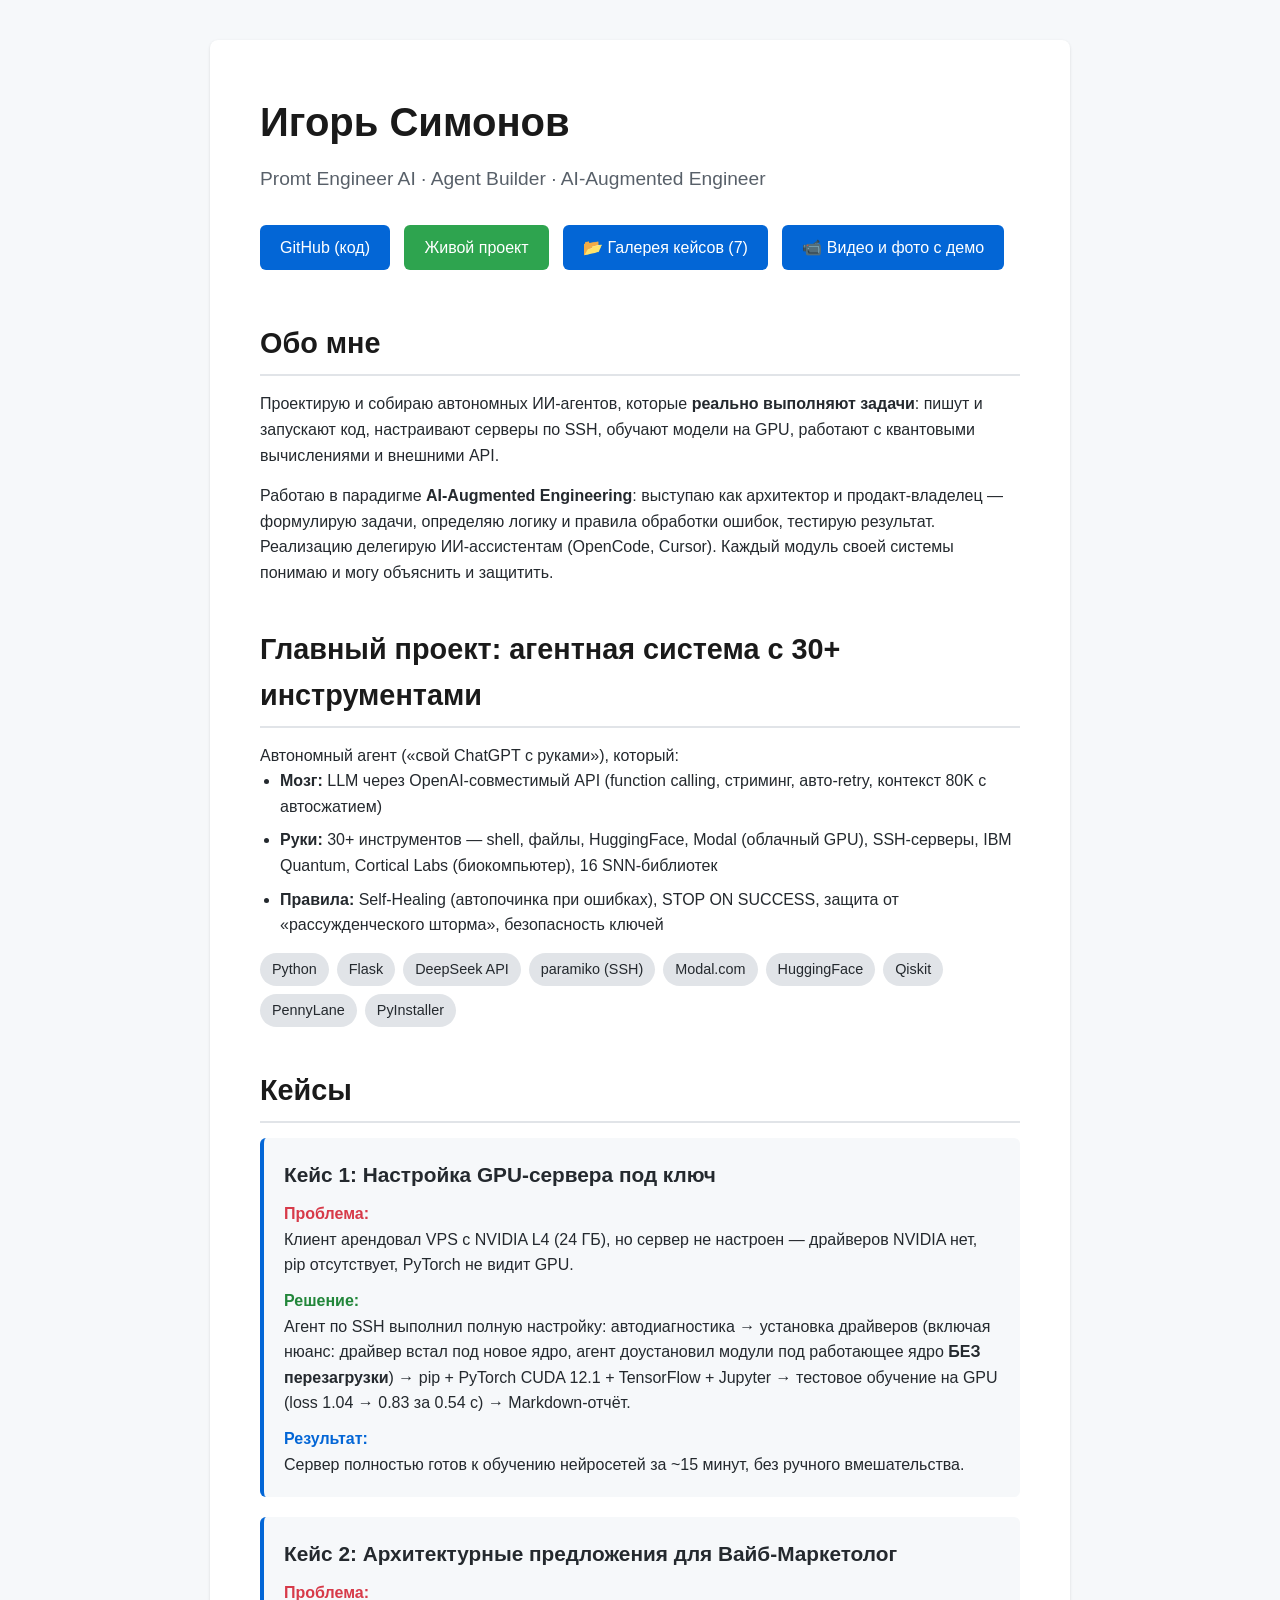
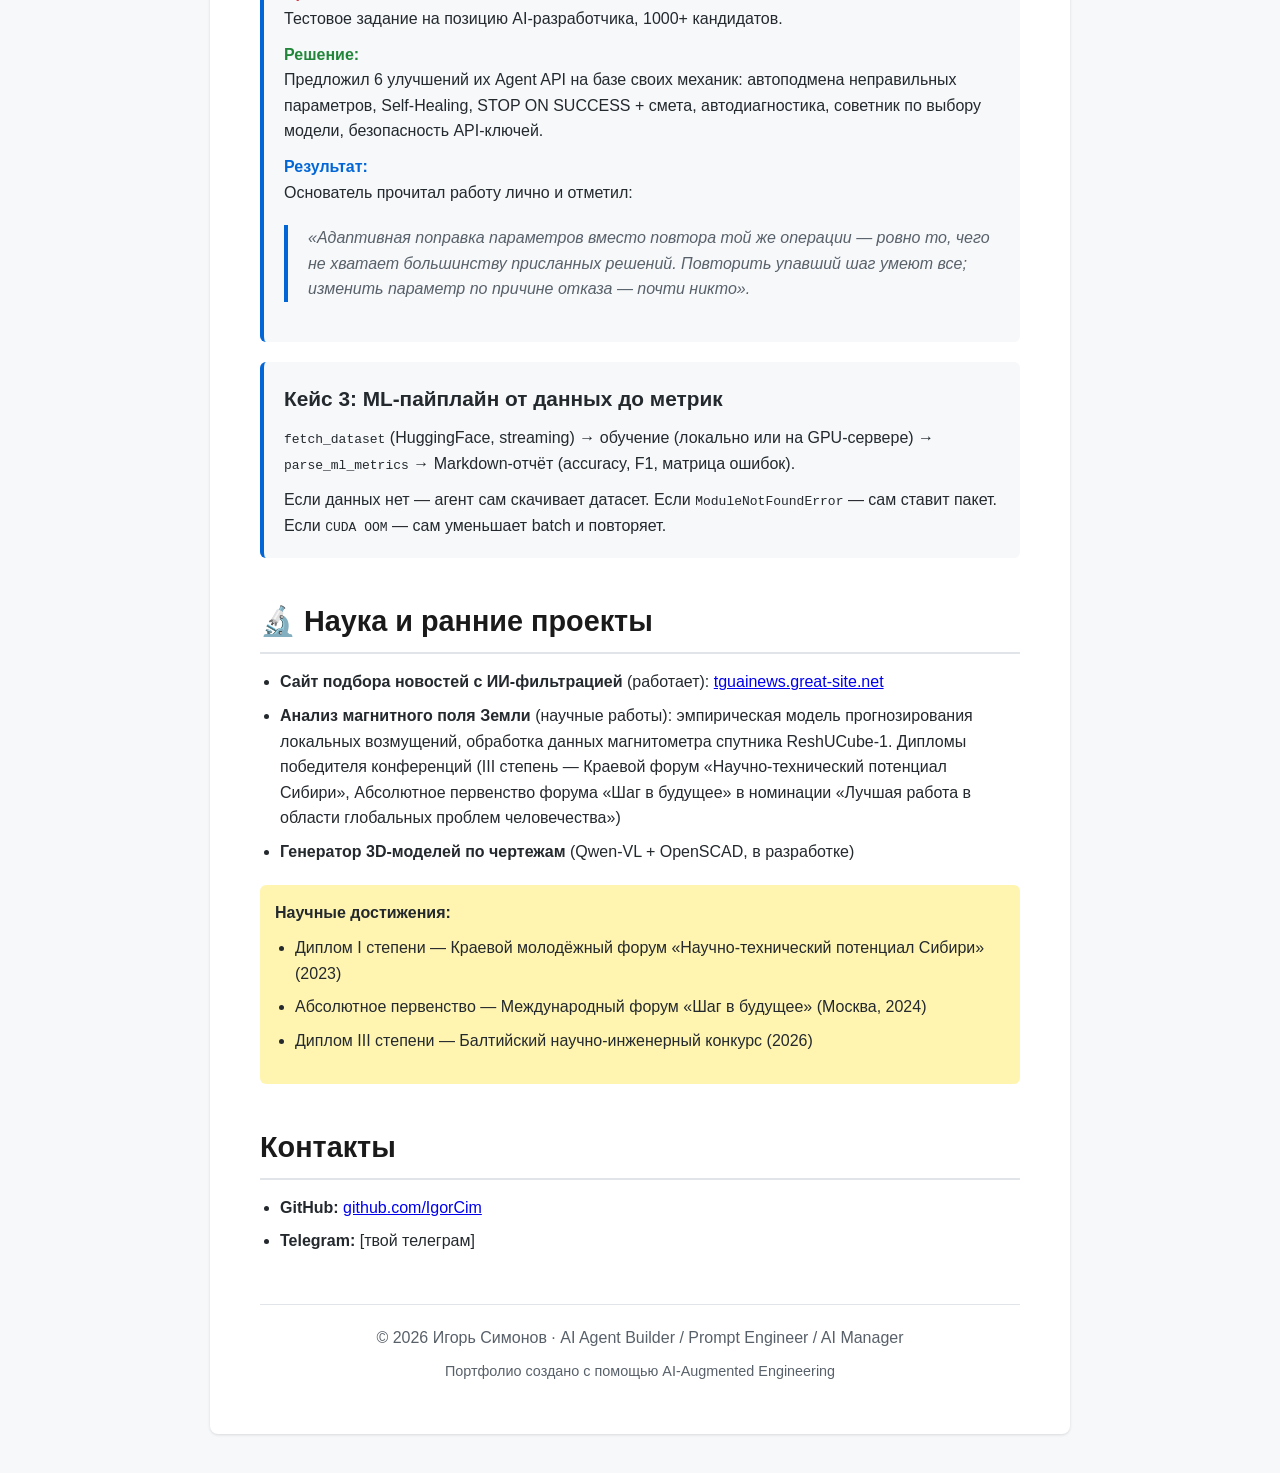
<file: index.html>
<!DOCTYPE html>
<html lang="ru">
<head>
<meta charset="UTF-8">
<meta name="viewport" content="width=device-width, initial-scale=1.0">
<title>Игорь Симонов — AI Agent Builder</title>
<style>
* { margin: 0; padding: 0; box-sizing: border-box; }
body {
    font-family: -apple-system, BlinkMacSystemFont, 'Segoe UI', Roboto, sans-serif;
    line-height: 1.6;
    color: #24292e;
    max-width: 900px;
    margin: 0 auto;
    padding: 40px 20px;
    background: #f6f8fa;
}
.container { background: white; padding: 50px; border-radius: 8px; box-shadow: 0 1px 3px rgba(0,0,0,0.12); }
h1 { font-size: 2.5em; margin-bottom: 10px; color: #1a1a1a; }
h2 { font-size: 1.8em; margin-top: 40px; margin-bottom: 15px; padding-bottom: 8px; border-bottom: 2px solid #e1e4e8; color: #1a1a1a; }
h3 { font-size: 1.3em; margin-top: 25px; margin-bottom: 10px; color: #24292e; }
.subtitle { font-size: 1.2em; color: #586069; margin-bottom: 30px; }
.links { margin-bottom: 30px; }
.links a {
    display: inline-block;
    background: #0366d6;
    color: white;
    padding: 10px 20px;
    border-radius: 6px;
    text-decoration: none;
    margin-right: 10px;
    margin-bottom: 10px;
    font-weight: 500;
}
.links a:hover { background: #0256c4; }
.links a.secondary { background: #2ea44f; }
.links a.secondary:hover { background: #279042; }
.case {
    background: #f6f8fa;
    padding: 20px;
    border-radius: 6px;
    margin-bottom: 20px;
    border-left: 4px solid #0366d6;
}
.case h3 { margin-top: 0; }
.problem { font-weight: 600; color: #d73a49; }
.solution { font-weight: 600; color: #22863a; }
.result { font-weight: 600; color: #0366d6; }
blockquote {
    border-left: 4px solid #0366d6;
    padding-left: 20px;
    margin: 20px 0;
    color: #586069;
    font-style: italic;
}
ul { margin-left: 20px; margin-bottom: 15px; }
li { margin-bottom: 8px; }
.tools {
    display: flex;
    flex-wrap: wrap;
    gap: 8px;
    margin: 15px 0;
}
.tool {
    background: #e1e4e8;
    padding: 5px 12px;
    border-radius: 20px;
    font-size: 0.9em;
}
.science {
    background: #fff5b1;
    padding: 15px;
    border-radius: 6px;
    margin-top: 20px;
}
footer { margin-top: 50px; padding-top: 20px; border-top: 1px solid #e1e4e8; color: #586069; text-align: center; }
</style>
</head>
<body>
<div class="container">

<h1> Игорь Симонов</h1>
<p class="subtitle">Promt Engineer AI · Agent Builder · AI-Augmented Engineer</p>

<div class="links">
    <a href="https://github.com/IgorCim/ai-agent-system" target="_blank"> GitHub (код)</a>
    <a href="https://tguainews.great-site.net" target="_blank" class="secondary"> Живой проект</a>
    <a href="cases.html">📂 Галерея кейсов (7)</a>
    <a href="https://disk.yandex.ru/d/wm5Xi7TlVcIgvw" target="_blank">📹 Видео и фото с демо</a>
</div>

<h2> Обо мне</h2>
<p>Проектирую и собираю автономных ИИ-агентов, которые <strong>реально выполняют задачи</strong>: пишут и запускают код, настраивают серверы по SSH, обучают модели на GPU, работают с квантовыми вычислениями и внешними API.</p>
<p style="margin-top: 15px;">Работаю в парадигме <strong>AI-Augmented Engineering</strong>: выступаю как архитектор и продакт-владелец — формулирую задачи, определяю логику и правила обработки ошибок, тестирую результат. Реализацию делегирую ИИ-ассистентам (OpenCode, Cursor). Каждый модуль своей системы понимаю и могу объяснить и защитить.</p>

<h2> Главный проект: агентная система с 30+ инструментами</h2>
<p>Автономный агент («свой ChatGPT с руками»), который:</p>
<ul>
    <li><strong>Мозг:</strong> LLM через OpenAI-совместимый API (function calling, стриминг, авто-retry, контекст 80K с автосжатием)</li>
    <li><strong>Руки:</strong> 30+ инструментов — shell, файлы, HuggingFace, Modal (облачный GPU), SSH-серверы, IBM Quantum, Cortical Labs (биокомпьютер), 16 SNN-библиотек</li>
    <li><strong>Правила:</strong> Self-Healing (автопочинка при ошибках), STOP ON SUCCESS, защита от «рассужденческого шторма», безопасность ключей</li>
</ul>

<div class="tools">
    <span class="tool">Python</span>
    <span class="tool">Flask</span>
    <span class="tool">DeepSeek API</span>
    <span class="tool">paramiko (SSH)</span>
    <span class="tool">Modal.com</span>
    <span class="tool">HuggingFace</span>
    <span class="tool">Qiskit</span>
    <span class="tool">PennyLane</span>
    <span class="tool">PyInstaller</span>
</div>

<h2> Кейсы</h2>

<div class="case">
    <h3>Кейс 1: Настройка GPU-сервера под ключ</h3>
    <p class="problem">Проблема:</p>
    <p>Клиент арендовал VPS с NVIDIA L4 (24 ГБ), но сервер не настроен — драйверов NVIDIA нет, pip отсутствует, PyTorch не видит GPU.</p>
    <p class="solution" style="margin-top: 10px;">Решение:</p>
    <p>Агент по SSH выполнил полную настройку: автодиагностика → установка драйверов (включая нюанс: драйвер встал под новое ядро, агент доустановил модули под работающее ядро <strong>БЕЗ перезагрузки</strong>) → pip + PyTorch CUDA 12.1 + TensorFlow + Jupyter → тестовое обучение на GPU (loss 1.04 → 0.83 за 0.54 с) → Markdown-отчёт.</p>
    <p class="result" style="margin-top: 10px;">Результат:</p>
    <p>Сервер полностью готов к обучению нейросетей за ~15 минут, без ручного вмешательства.</p>
</div>

<div class="case">
    <h3>Кейс 2: Архитектурные предложения для Вайб-Маркетолог</h3>
    <p class="problem">Проблема:</p>
    <p>Тестовое задание на позицию AI-разработчика, 1000+ кандидатов.</p>
    <p class="solution" style="margin-top: 10px;">Решение:</p>
    <p>Предложил 6 улучшений их Agent API на базе своих механик: автоподмена неправильных параметров, Self-Healing, STOP ON SUCCESS + смета, автодиагностика, советник по выбору модели, безопасность API-ключей.</p>
    <p class="result" style="margin-top: 10px;">Результат:</p>
    <p>Основатель прочитал работу лично и отметил:</p>
    <blockquote>«Адаптивная поправка параметров вместо повтора той же операции — ровно то, чего не хватает большинству присланных решений. Повторить упавший шаг умеют все; изменить параметр по причине отказа — почти никто».</blockquote>
</div>

<div class="case">
    <h3>Кейс 3: ML-пайплайн от данных до метрик</h3>
    <p><code>fetch_dataset</code> (HuggingFace, streaming) → обучение (локально или на GPU-сервере) → <code>parse_ml_metrics</code> → Markdown-отчёт (accuracy, F1, матрица ошибок).</p>
    <p style="margin-top: 10px;">Если данных нет — агент сам скачивает датасет. Если <code>ModuleNotFoundError</code> — сам ставит пакет. Если <code>CUDA OOM</code> — сам уменьшает batch и повторяет.</p>
</div>

<h2>🔬 Наука и ранние проекты</h2>
<ul>
    <li><strong>Сайт подбора новостей с ИИ-фильтрацией</strong> (работает): <a href="https://tguainews.great-site.net" target="_blank">tguainews.great-site.net</a></li>
    <li><strong>Анализ магнитного поля Земли</strong> (научные работы): эмпирическая модель прогнозирования локальных возмущений, обработка данных магнитометра спутника ReshUCube-1. Дипломы победителя конференций (III степень — Краевой форум «Научно-технический потенциал Сибири», Абсолютное первенство форума «Шаг в будущее» в номинации «Лучшая работа в области глобальных проблем человечества»)</li>
    <li><strong>Генератор 3D-моделей по чертежам</strong> (Qwen-VL + OpenSCAD, в разработке)</li>
</ul>

<div class="science">
    <strong> Научные достижения:</strong>
    <ul style="margin-top: 10px;">
        <li>Диплом I степени — Краевой молодёжный форум «Научно-технический потенциал Сибири» (2023)</li>
        <li>Абсолютное первенство — Международный форум «Шаг в будущее» (Москва, 2024)</li>
        <li>Диплом III степени — Балтийский научно-инженерный конкурс (2026)</li>
    </ul>
</div>

<h2> Контакты</h2>
<ul>
    <li><strong>GitHub:</strong> <a href="https://github.com/IgorCim">github.com/IgorCim</a></li>
    <li><strong>Telegram:</strong> [твой телеграм]</li>
</ul>

<footer>
    <p>© 2026 Игорь Симонов · AI Agent Builder / Prompt Engineer / AI Manager </p>
    <p style="margin-top: 10px; font-size: 0.9em;">Портфолио создано с помощью AI-Augmented Engineering</p>
</footer>

</div>
</body>
</html>
</file>
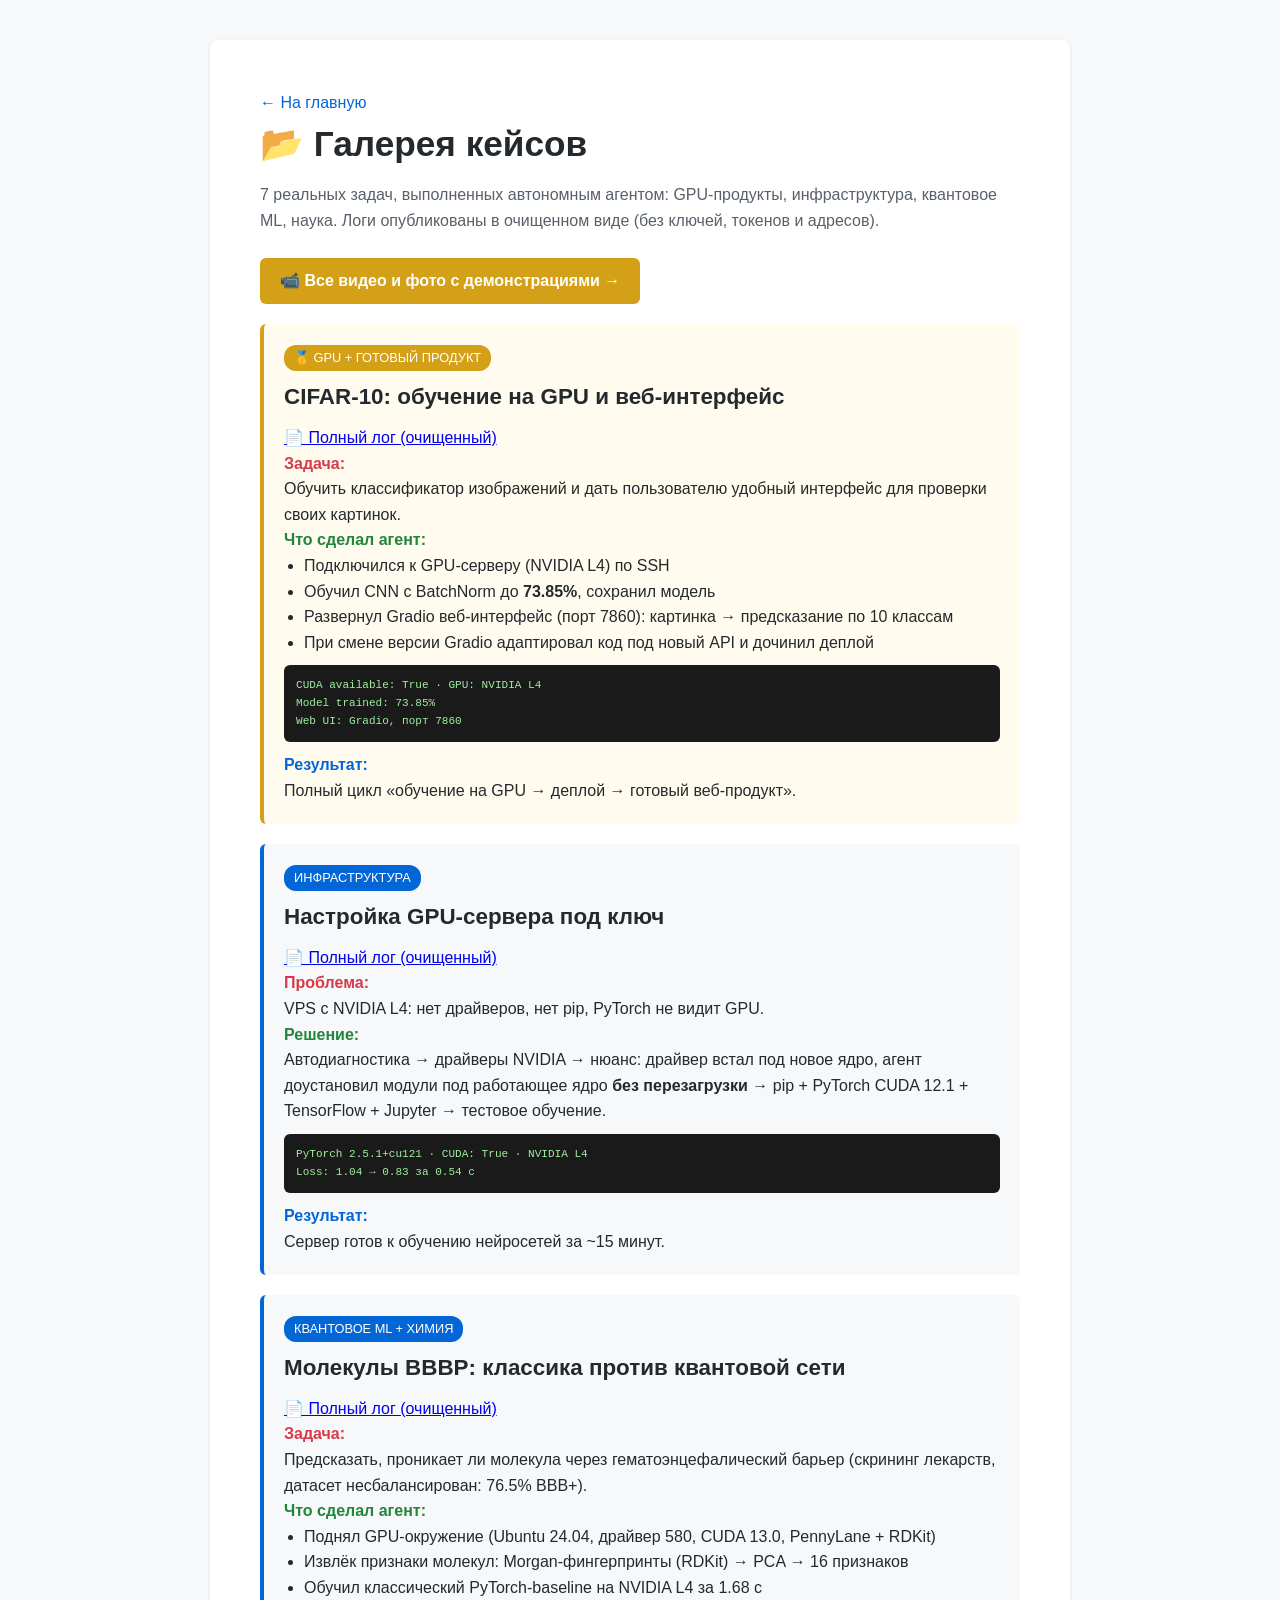
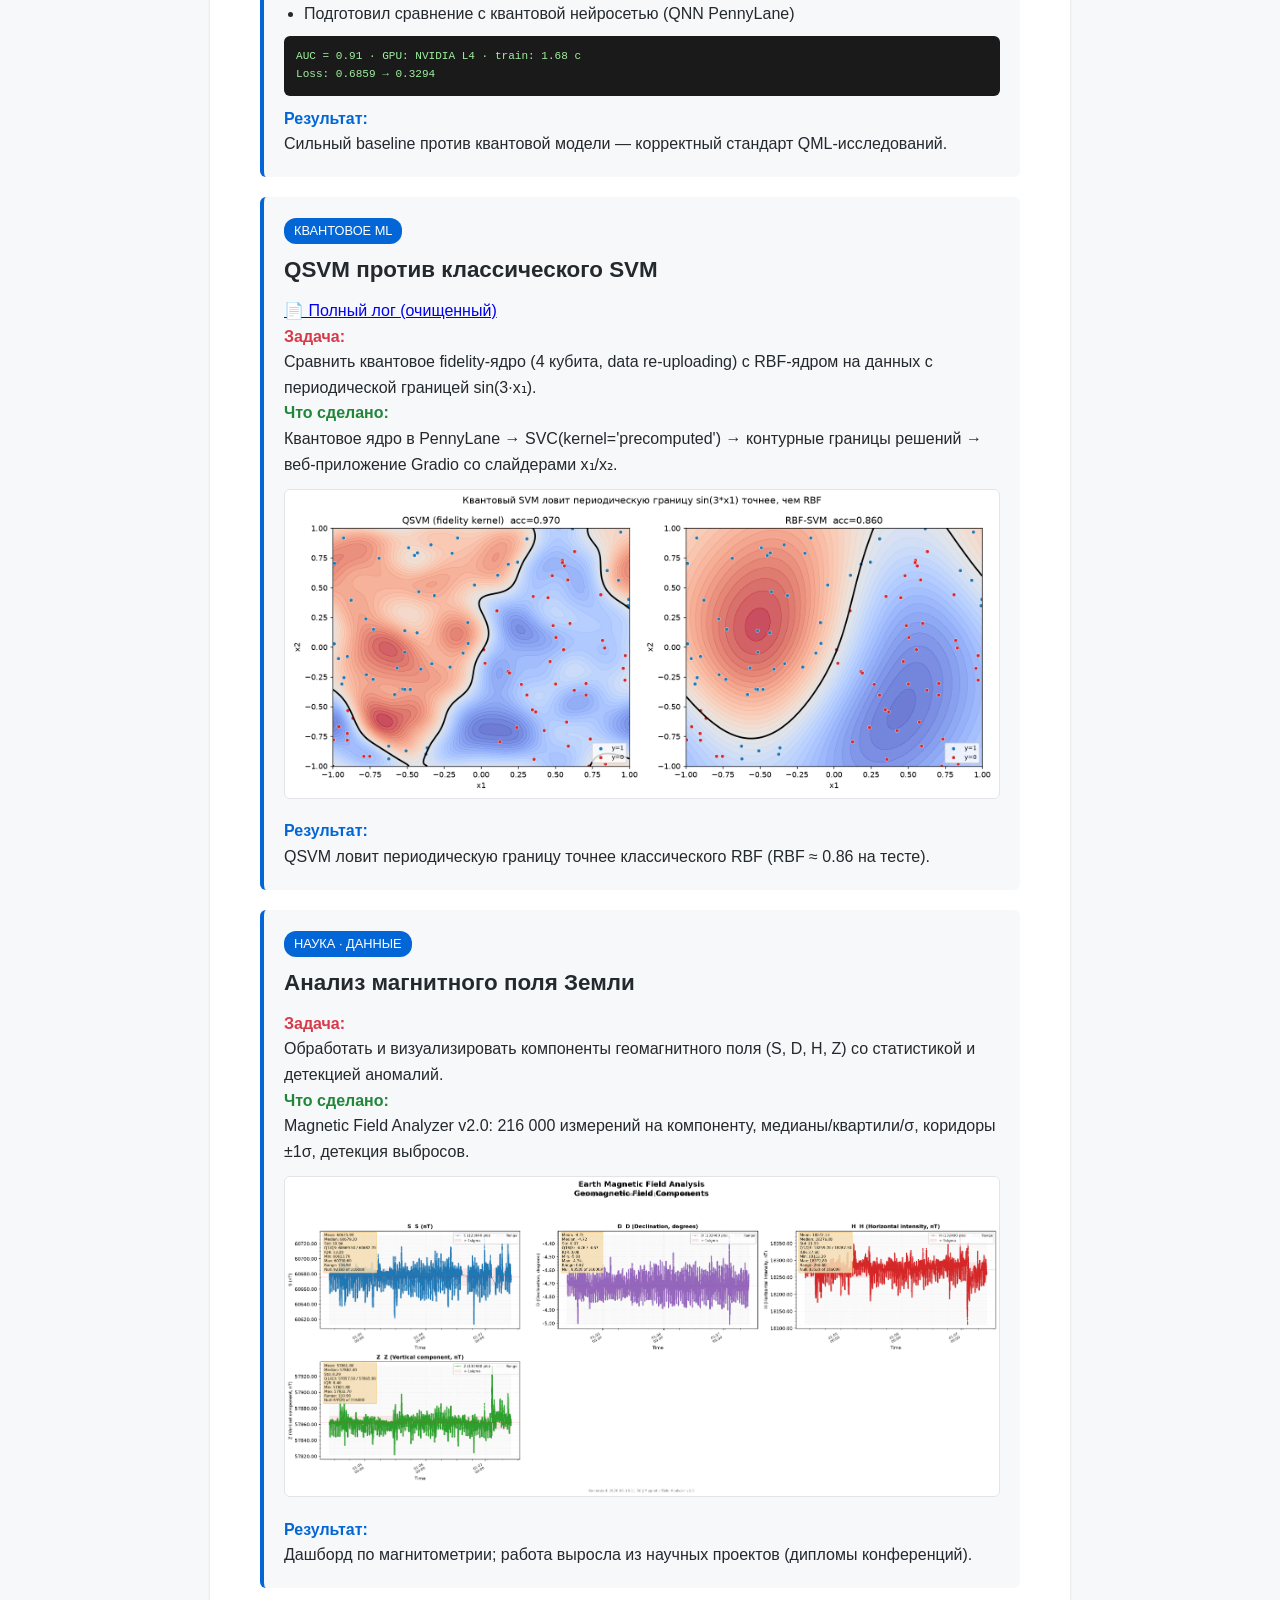
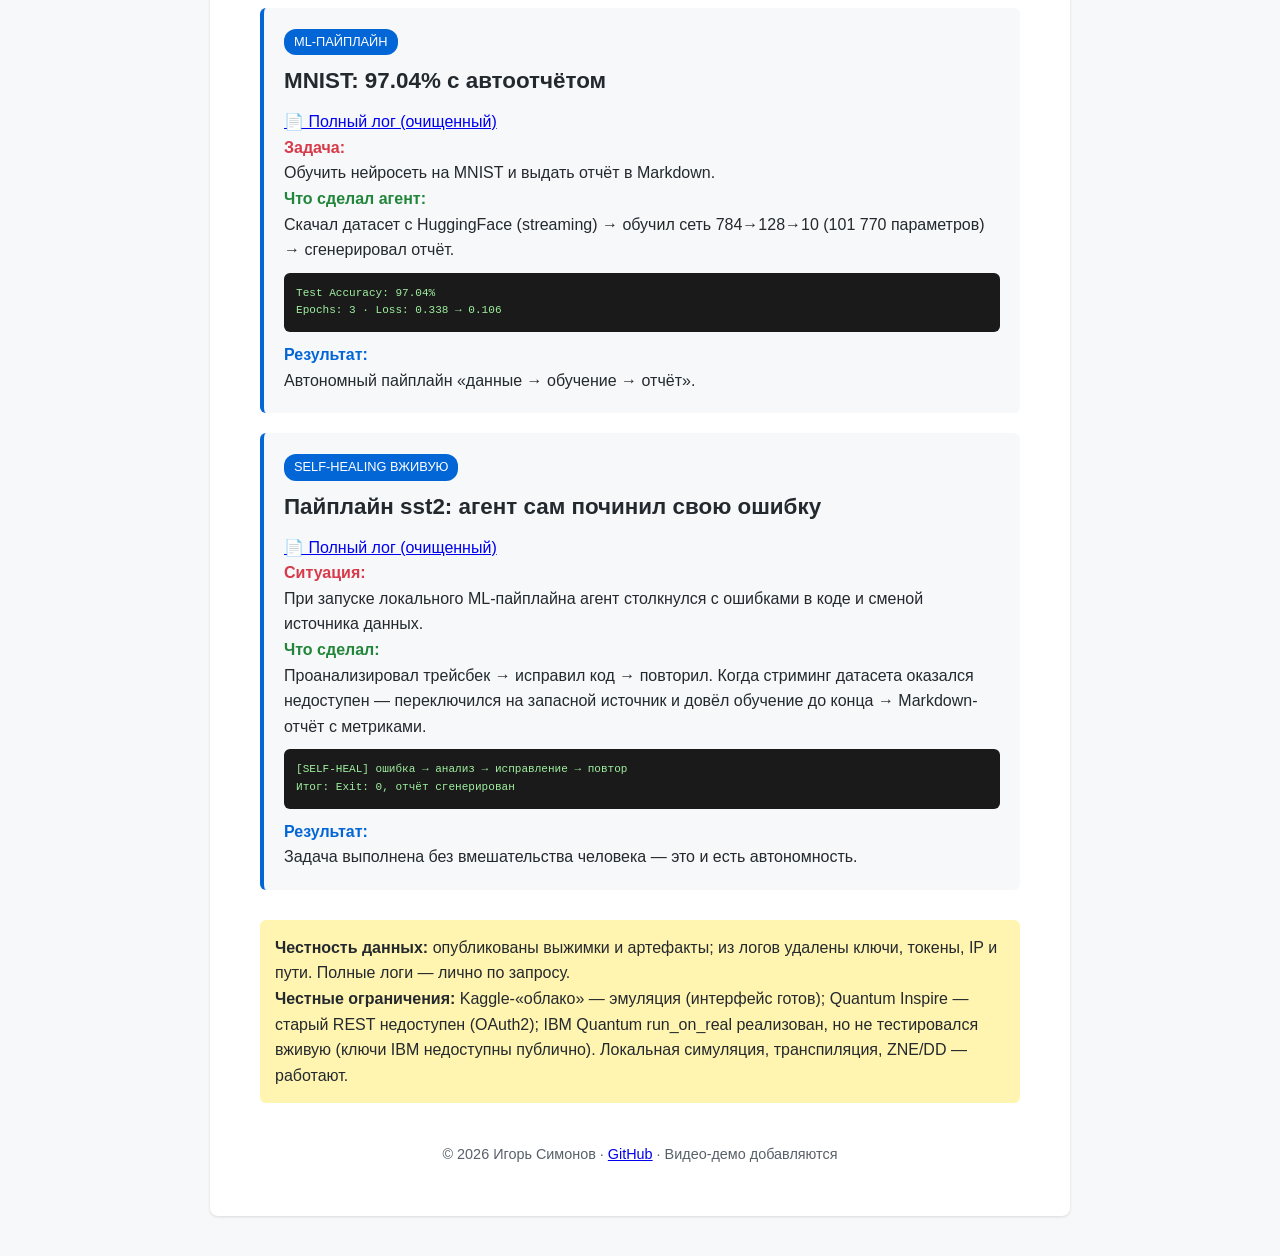
<file: cases.html>
<!DOCTYPE html>
<html lang="ru">
<head>
<meta charset="UTF-8">
<meta name="viewport" content="width=device-width, initial-scale=1.0">
<title>Галерея кейсов — Игорь Симонов</title>
<style>
* { margin:0; padding:0; box-sizing:border-box; }
body { font-family:-apple-system,'Segoe UI',Roboto,sans-serif; line-height:1.6; color:#24292e; max-width:900px; margin:0 auto; padding:40px 20px; background:#f6f8fa; }
.container { background:white; padding:50px; border-radius:8px; box-shadow:0 1px 3px rgba(0,0,0,.12); }
h1 { font-size:2.2em; margin-bottom:10px; }
h2 { font-size:1.4em; margin-bottom:10px; }
.sub { color:#586069; margin-bottom:25px; }
a.back { color:#0366d6; text-decoration:none; }
.case { background:#f6f8fa; border-left:4px solid #0366d6; border-radius:6px; padding:20px; margin:20px 0; }
.case.gold { border-left-color:#d4a017; background:#fffbee; }
.tag { display:inline-block; background:#0366d6; color:#fff; font-size:.8em; padding:3px 10px; border-radius:12px; margin-bottom:8px; }
.tag.gold { background:#d4a017; }
.p { font-weight:600; color:#d73a49; } .s { font-weight:600; color:#22863a; } .r { font-weight:600; color:#0366d6; }
pre { background:#1a1a1a; color:#9fef9f; padding:12px; border-radius:6px; overflow-x:auto; font-size:.85em; margin:10px 0; }
img { max-width:100%; border-radius:6px; margin:12px 0; border:1px solid #e1e4e8; }
ul { margin-left:20px; margin-bottom:10px; }
.honest { background:#fff5b1; padding:15px; border-radius:6px; margin-top:30px; }
footer { margin-top:40px; color:#586069; text-align:center; font-size:.9em; }
</style>
</head>
<body>
<div class="container">
<a class="back" href="index.html">← На главную</a>
<h1>📂 Галерея кейсов</h1>
<p class="sub">7 реальных задач, выполненных автономным агентом: GPU-продукты, инфраструктура, квантовое ML, наука. Логи опубликованы в очищенном виде (без ключей, токенов и адресов).</p>
<p style="margin-top:15px;"><a href="https://disk.yandex.ru/d/wm5Xi7TlVcIgvw" target="_blank" style="display:inline-block;background:#d4a017;color:#fff;padding:10px 20px;border-radius:6px;text-decoration:none;font-weight:600;">📹 Все видео и фото с демонстрациями →</a></p>
  
<div class="case gold">
<span class="tag gold">🥇 GPU + ГОТОВЫЙ ПРОДУКТ</span>
<h2>CIFAR-10: обучение на GPU и веб-интерфейс</h2>
<p><a href="log_cifar10_gpu.txt" target="_blank">📄 Полный лог (очищенный)</a></p>
<p class="p">Задача:</p><p>Обучить классификатор изображений и дать пользователю удобный интерфейс для проверки своих картинок.</p>
<p class="s">Что сделал агент:</p>
<ul>
<li>Подключился к GPU-серверу (NVIDIA L4) по SSH</li>
<li>Обучил CNN с BatchNorm до <b>73.85%</b>, сохранил модель</li>
<li>Развернул Gradio веб-интерфейс (порт 7860): картинка → предсказание по 10 классам</li>
<li>При смене версии Gradio адаптировал код под новый API и дочинил деплой</li>
</ul>
<pre>CUDA available: True · GPU: NVIDIA L4
Model trained: 73.85%
Web UI: Gradio, порт 7860</pre>
<p class="r">Результат:</p><p>Полный цикл «обучение на GPU → деплой → готовый веб-продукт».</p>
</div>

<div class="case">
<span class="tag">ИНФРАСТРУКТУРА</span>
<h2>Настройка GPU-сервера под ключ</h2>
<p><a href="log_server_setup.txt" target="_blank">📄 Полный лог (очищенный)</a></p>
<p class="p">Проблема:</p><p>VPS с NVIDIA L4: нет драйверов, нет pip, PyTorch не видит GPU.</p>
<p class="s">Решение:</p><p>Автодиагностика → драйверы NVIDIA → нюанс: драйвер встал под новое ядро, агент доустановил модули под работающее ядро <b>без перезагрузки</b> → pip + PyTorch CUDA 12.1 + TensorFlow + Jupyter → тестовое обучение.</p>
<pre>PyTorch 2.5.1+cu121 · CUDA: True · NVIDIA L4
Loss: 1.04 → 0.83 за 0.54 с</pre>
<p class="r">Результат:</p><p>Сервер готов к обучению нейросетей за ~15 минут.</p>
</div>

<div class="case">
<span class="tag">КВАНТОВОЕ ML + ХИМИЯ</span>
<h2>Молекулы BBBP: классика против квантовой сети</h2>
<p><a href="log_bbbp_quantum.txt" target="_blank">📄 Полный лог (очищенный)</a></p>
<p class="p">Задача:</p><p>Предсказать, проникает ли молекула через гематоэнцефалический барьер (скрининг лекарств, датасет несбалансирован: 76.5% BBB+).</p>
<p class="s">Что сделал агент:</p>
<ul>
<li>Поднял GPU-окружение (Ubuntu 24.04, драйвер 580, CUDA 13.0, PennyLane + RDKit)</li>
<li>Извлёк признаки молекул: Morgan-фингерпринты (RDKit) → PCA → 16 признаков</li>
<li>Обучил классический PyTorch-baseline на NVIDIA L4 за 1.68 с</li>
<li>Подготовил сравнение с квантовой нейросетью (QNN PennyLane)</li>
</ul>
<pre>AUC = 0.91 · GPU: NVIDIA L4 · train: 1.68 с
Loss: 0.6859 → 0.3294</pre>
<p class="r">Результат:</p><p>Сильный baseline против квантовой модели — корректный стандарт QML-исследований.</p>
</div>

<div class="case">
<span class="tag">КВАНТОВОЕ ML</span>
<h2>QSVM против классического SVM</h2>
<p><a href="log_qsvm.txt" target="_blank">📄 Полный лог (очищенный)</a></p>
<p class="p">Задача:</p><p>Сравнить квантовое fidelity-ядро (4 кубита, data re-uploading) с RBF-ядром на данных с периодической границей sin(3·x₁).</p>
<p class="s">Что сделано:</p><p>Квантовое ядро в PennyLane → SVC(kernel='precomputed') → контурные границы решений → веб-приложение Gradio со слайдерами x₁/x₂.</p>
<img src="comparison.png" alt="Границы решений QSVM vs RBF">
<p class="r">Результат:</p><p>QSVM ловит периодическую границу точнее классического RBF (RBF ≈ 0.86 на тесте).</p>
</div>

<div class="case">
<span class="tag">НАУКА · ДАННЫЕ</span>
<h2>Анализ магнитного поля Земли</h2>
<p class="p">Задача:</p><p>Обработать и визуализировать компоненты геомагнитного поля (S, D, H, Z) со статистикой и детекцией аномалий.</p>
<p class="s">Что сделано:</p><p>Magnetic Field Analyzer v2.0: 216 000 измерений на компоненту, медианы/квартили/σ, коридоры ±1σ, детекция выбросов.</p>
<img src="magnetic_field.png" alt="Компоненты магнитного поля S, D, H, Z">
<p class="r">Результат:</p><p>Дашборд по магнитометрии; работа выросла из научных проектов (дипломы конференций).</p>
</div>

<div class="case">
<span class="tag">ML-ПАЙПЛАЙН</span>
<h2>MNIST: 97.04% с автоотчётом</h2>
<p><a href="log_mnist.txt" target="_blank">📄 Полный лог (очищенный)</a></p>
<p class="p">Задача:</p><p>Обучить нейросеть на MNIST и выдать отчёт в Markdown.</p>
<p class="s">Что сделал агент:</p><p>Скачал датасет с HuggingFace (streaming) → обучил сеть 784→128→10 (101 770 параметров) → сгенерировал отчёт.</p>
<pre>Test Accuracy: 97.04%
Epochs: 3 · Loss: 0.338 → 0.106</pre>
<p class="r">Результат:</p><p>Автономный пайплайн «данные → обучение → отчёт».</p>
</div>

<div class="case">
<span class="tag">SELF-HEALING ВЖИВУЮ</span>
<h2>Пайплайн sst2: агент сам починил свою ошибку</h2>
<p><a href="log_selfhealing.txt" target="_blank">📄 Полный лог (очищенный)</a></p>
<p class="p">Ситуация:</p><p>При запуске локального ML-пайплайна агент столкнулся с ошибками в коде и сменой источника данных.</p>
<p class="s">Что сделал:</p><p>Проанализировал трейсбек → исправил код → повторил. Когда стриминг датасета оказался недоступен — переключился на запасной источник и довёл обучение до конца → Markdown-отчёт с метриками.</p>
<pre>[SELF-HEAL] ошибка → анализ → исправление → повтор
Итог: Exit: 0, отчёт сгенерирован</pre>
<p class="r">Результат:</p><p>Задача выполнена без вмешательства человека — это и есть автономность.</p>
</div>

<div class="honest">
<b>Честность данных:</b> опубликованы выжимки и артефакты; из логов удалены ключи, токены, IP и пути. Полные логи — лично по запросу.<br>
<b>Честные ограничения:</b> Kaggle-«облако» — эмуляция (интерфейс готов); Quantum Inspire — старый REST недоступен (OAuth2); IBM Quantum run_on_real реализован, но не тестировался вживую (ключи IBM недоступны публично). Локальная симуляция, транспиляция, ZNE/DD — работают.
</div>

<footer>© 2026 Игорь Симонов · <a href="https://github.com/IgorCim/ai-agent-system">GitHub</a> · Видео-демо добавляются</footer>
</div>
</body>
</html>
</file>
